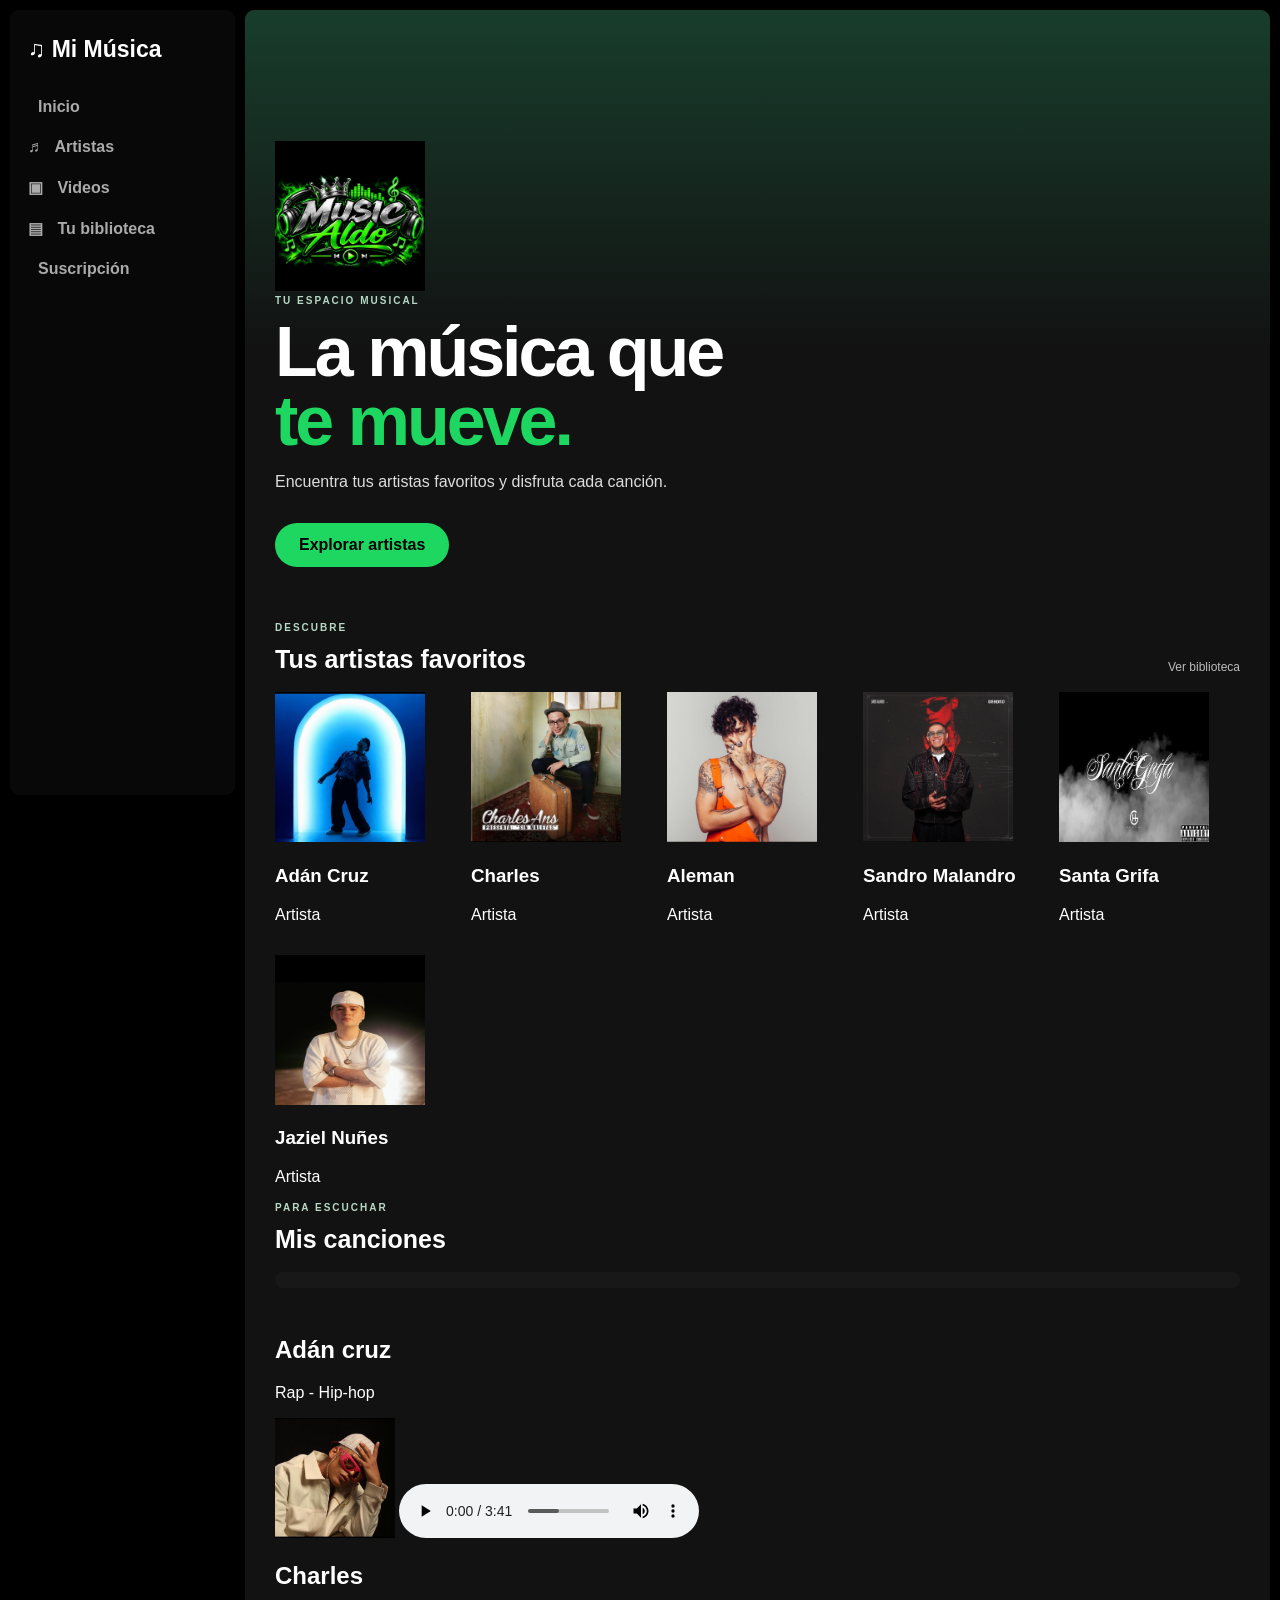
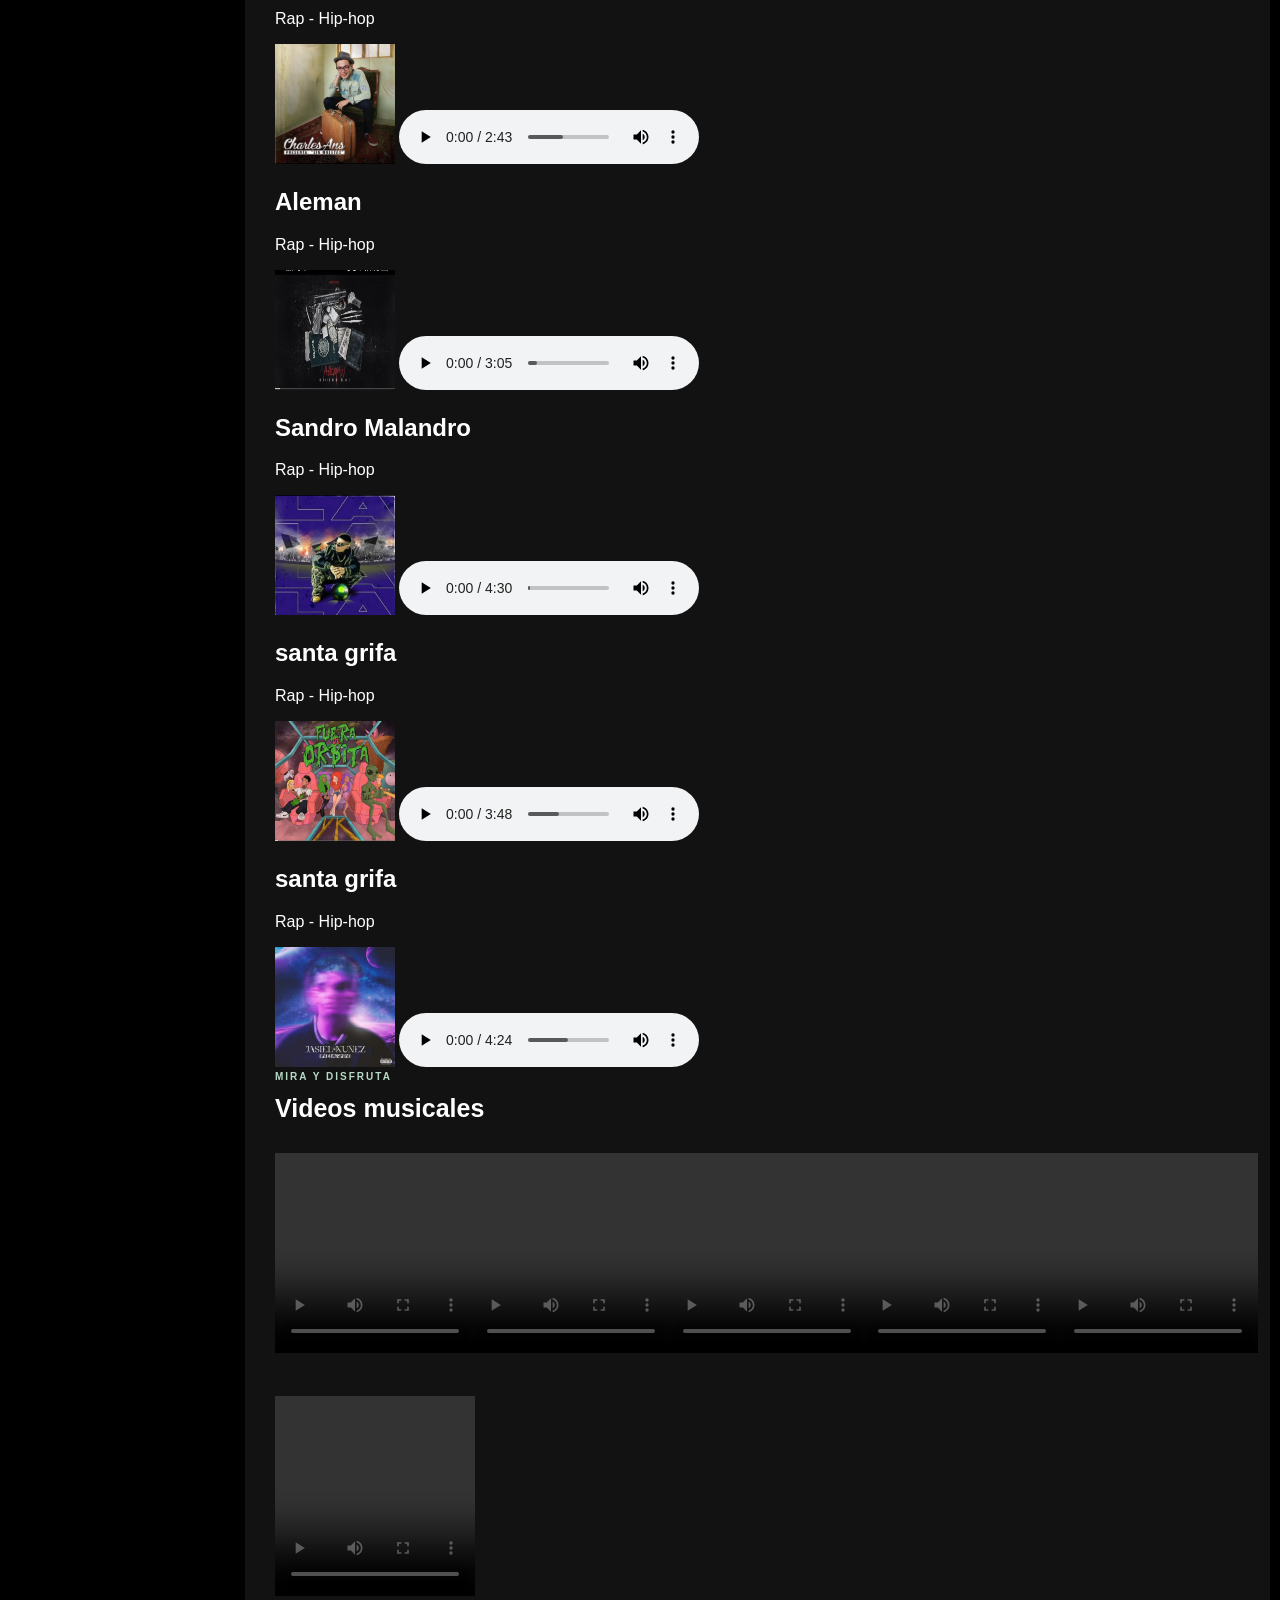
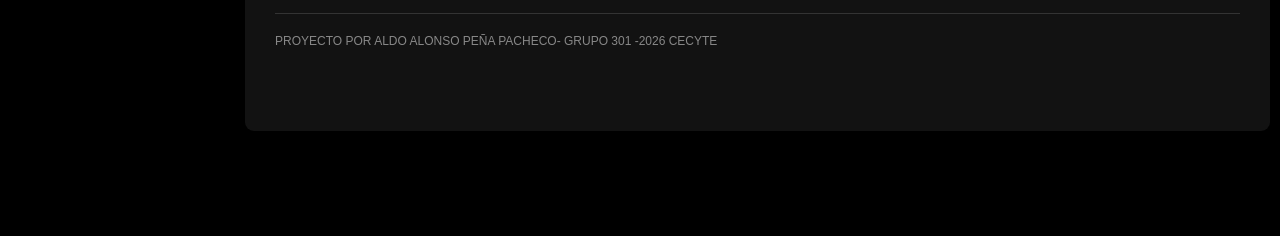
<file: index.html>
<!DOCTYPE html>
<html lang="es">
<head>

  <meta charset="UTF-8">
  <meta name="viewport" content="width=device-width, initial-scale=1.0">
  <title>Mi Música | Reproductor</title>
  <link rel="stylesheet" href="styles.css">
</head>
<body>

  <aside class="sidebar" >
    <div class="brand">♫</span> Mi Música</div>
    
      <nav>
      <a href="inicio.html"><span>Inicio</span></a>
      <a href="#artistas">♬ <span>Artistas</span></a>
      <a href="#videos">▣ <span>Videos</span></a>
      <a href="#biblioteca">▤ <span>Tu biblioteca</span></a>
      <a href="suscripción.html"><span>Suscripción</span></a>
    </nav>
  </aside>

  <main class="main" id="inicio">
    <header class="topbar">
      
  
    </header>



    <section class="welcome">
    <p align="right"><div class="perfil"><img src="logo.jpg" height="150" width="150"></div>

      <p class="eyebrow">TU ESPACIO MUSICAL</p>
      
      <h1>La música que<br><span>te mueve.</span></h1>
      <p>Encuentra tus artistas favoritos y disfruta cada canción.</p>
      <a class="green-btn" href="#artistas">Explorar artistas</a>
    </section>

    
    <section class="section" id="artistas">
      <div class="section-heading"><div><p class="eyebrow">DESCUBRE</p><h2>Tus artistas favoritos</h2></div><a href="#biblioteca">Ver biblioteca</a></div>
      <div class="artist-grid">
        <article> <img src="adan1.jpg" width="150" height="150"><h3>Adán Cruz</h3><p>Artista</p></article>
        <article><img src="charles.jpg" width="150" height="150"><h3>Charles</h3><p>Artista</p></article>
        <article><img src="aleman2.jpg" width="150" height="150"><h3>Aleman</h3><p>Artista</p></article>
       <article> <img src="sandro.jpg" width="150" height="150"><h3>Sandro Malandro</h3><p>Artista</p></article>
        <article><img src="santa.jpg" width="150" height="150"><h3>Santa Grifa</h3><p>Artista</p></article>
       <article> <img src="jaziel.jpg" width="150" height="150"><h3>Jaziel Nuñes</h3><p>Artista</p></article>
      </div>



    <section class="section" id="biblioteca">
      <div class="section-heading"><div><p class="eyebrow">PARA ESCUCHAR</p><h2>Mis canciones</h2></div></div>
      <div class="track-list">
    </section>
        <section class="accesos">
      <section id="Adán" class="Adán cruz">
     <h2>Adán cruz</h2>
     <p>Rap - Hip-hop</p>
     <img src="adan.jpg" width="120" height="120">
    <audio controls preload="auto">
      <source src="audio1_adán.mp3" type="audio/mp3">
  </audio>
  <section class="accesos">
      <section id="Charles" class="Charles">
     <h2>Charles</h2>
     <p>Rap - Hip-hop</p>
     <img src="charles.jpg" width="120" height="120">
    <audio controls preload="auto">
      <source src="audio2_charles.mp3" type="audio/mp3">
  </audio>
  <section class="accesos">
      <section id="Aleman" class="Aleman">
     <h2>Aleman</h2>
     <p>Rap - Hip-hop</p>
     <img src="aleman.jpg" width="120" height="120">
    <audio controls preload="auto">
      <source src="audio3_aleman.mp3" type="audio/mp3">
  </audio>
  <section id="sandro" class="sandro malandro">
     <h2>Sandro Malandro</h2>
     <p>Rap - Hip-hop</p>
     <img src="sandro1.jpg" width="120" height="120">
    <audio controls preload="auto">
      <source src="audio4_Sandro.mp3" type="audio/mp3">
  </audio>
     </section>
    <section id="santa" class="santa grifa">
     <h2>santa grifa</h2>
     <p>Rap - Hip-hop</p>
     <img src="santa23.jpg" width="120" height="120">
    <audio controls preload="auto">
      <source src="audio5_Santa.mp3" type="audio/mp3">
  </audio>
     </section>
     
       <section id="jaziel" class="Jaziel Nuñes">
     <h2>santa grifa</h2>
     <p>Rap - Hip-hop</p>
     <img src="jaziel1.jpg" width="120" height="120">
    <audio controls preload="auto">
      <source src="audio6_jaziel.mp3" type="audio/mp3">
  </audio>
     </section>


</section>
</center>
</table>

   
     
    <section class="section" id="videos">
      <div class="section-heading"><div><p class="eyebrow">MIRA Y DISFRUTA</p><h2>Videos musicales</h2></div></div>
      <div class="video-grid">
      
        <p class="hint"><video width="200" height="	200" controls=""><source src="video_adan.mp4" type="video/mp4"></p></video>
       <p class=" hint"><video width="200" height=" 200" controls=" "><source src=" video_charles.mp4" type="video/mp4"></video></p>
        <p class=" hint"><video width="200" height=" 200" controls=" "><source src=" video_aleman.mp4" type="video/mp4"></video></p>
        <p class="hint"><video width="200" height="200" controls=""><source src="video_santa.mp4" type="video/mp4"></video></p>
     <p class=" hint"><video width="200" height=" 200" controls=" "><source src=" video_jaziel.mp4" type="video/mp4"></video></p>
      <p class=" hint"><video width="200" height=" 200" controls=" "><source src=" video_sandro.mp4" type="video/mp4"></video></p>
     
      </div>
    <footer>PROYECTO POR ALDO ALONSO PEÑA PACHECO- GRUPO 301 -2026 CECYTE</footer>

</body>
</html>
</file>
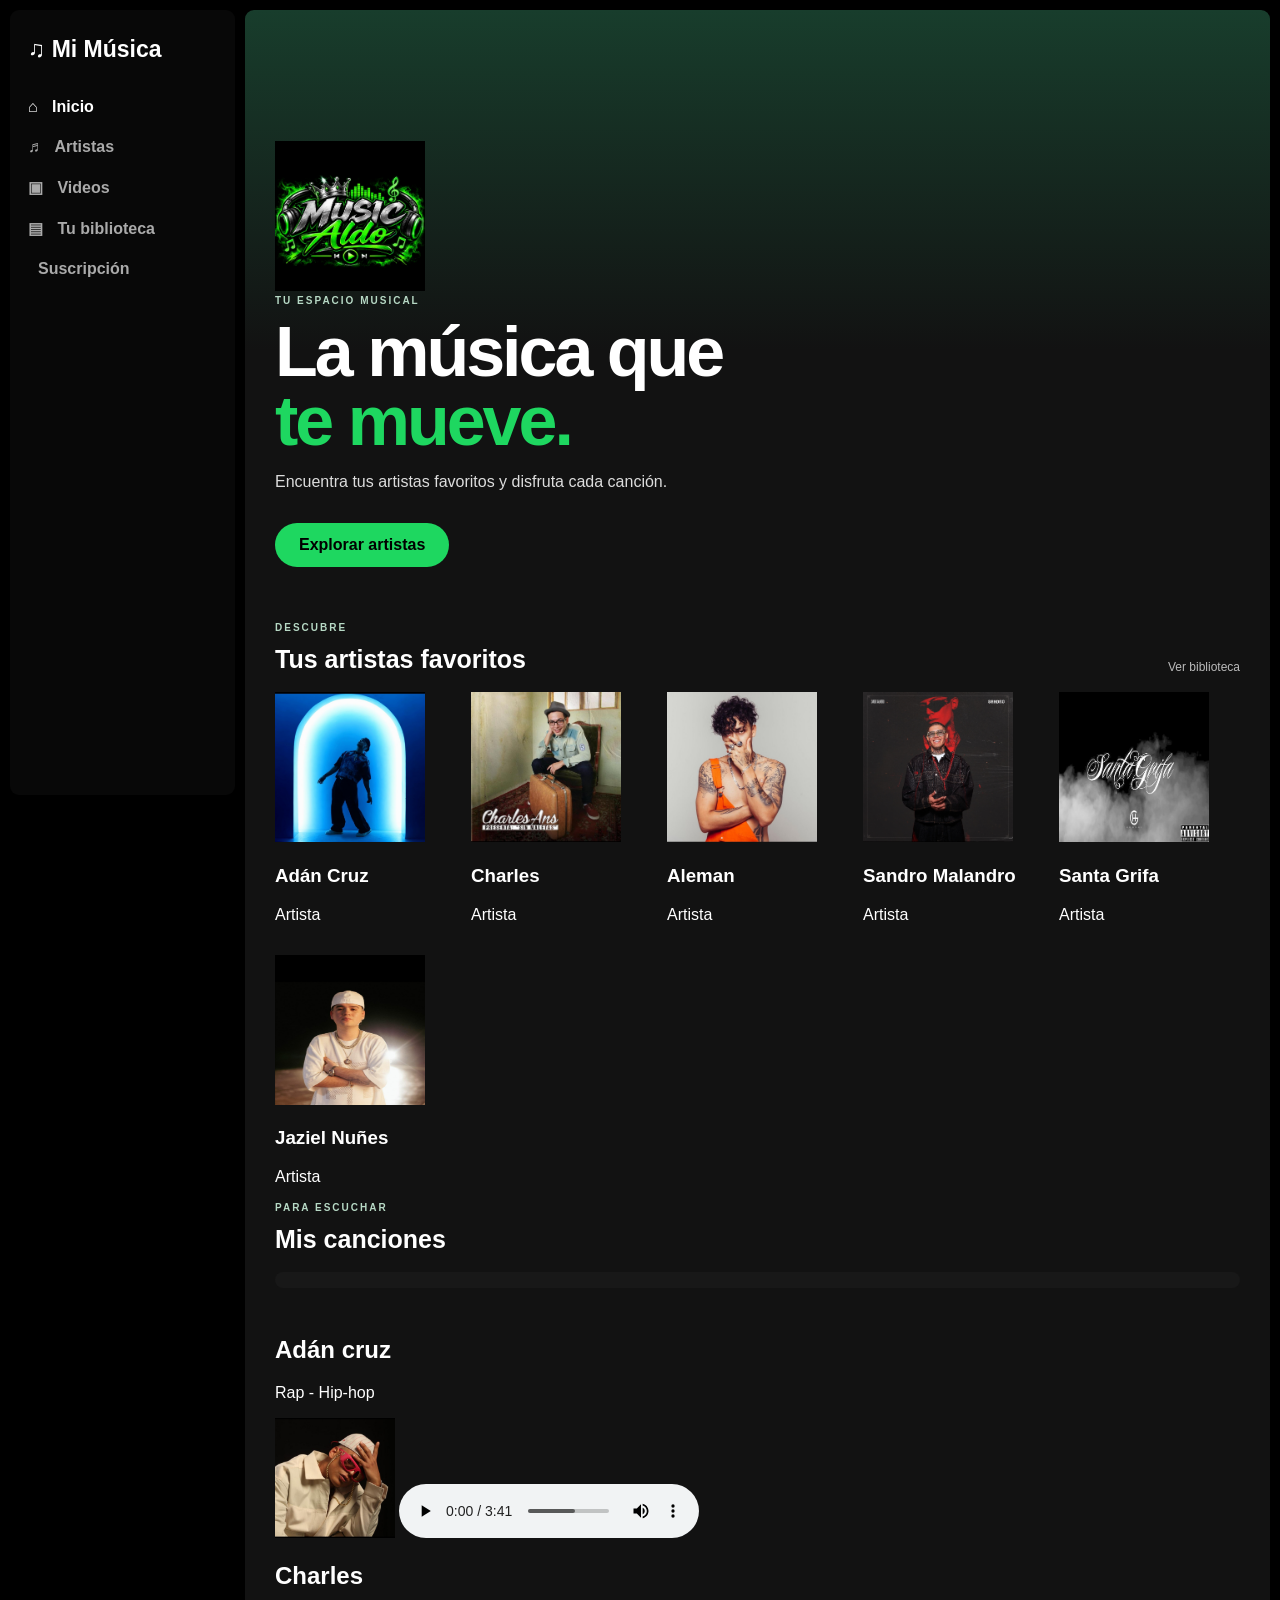
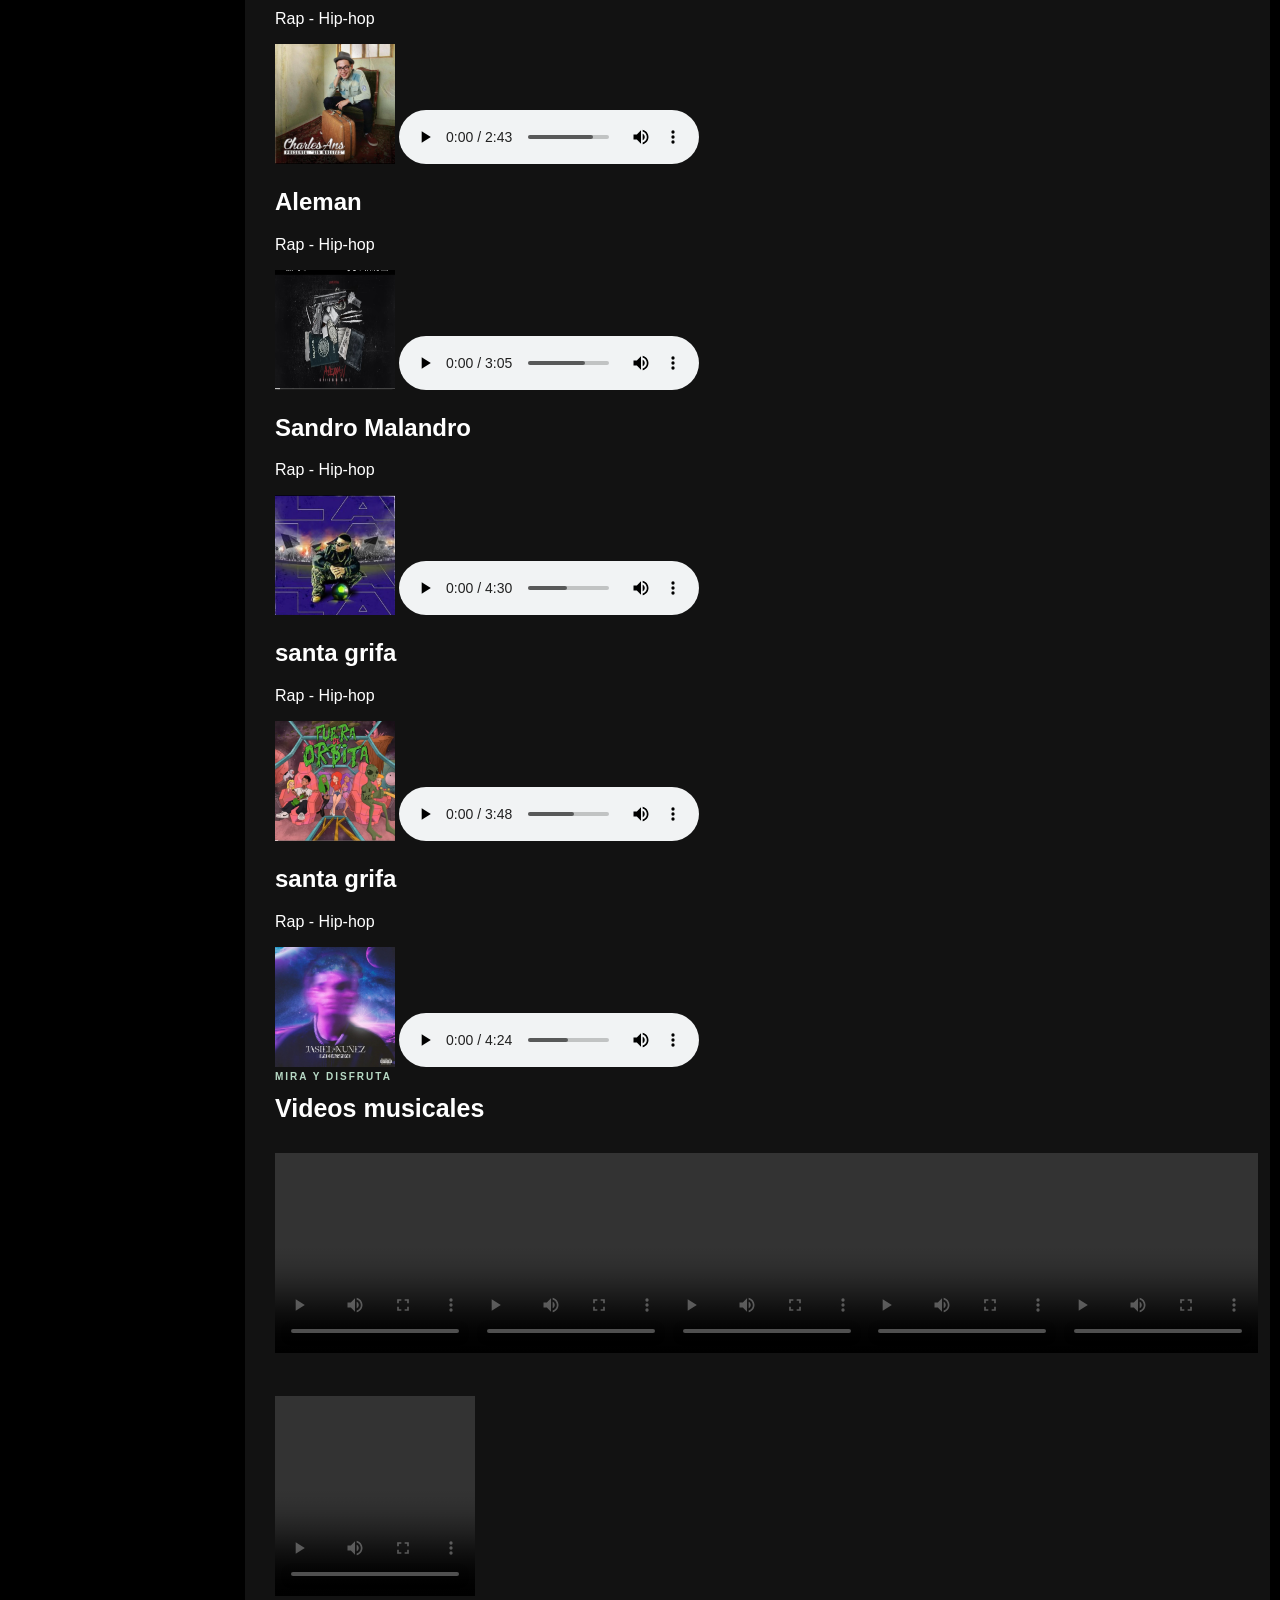
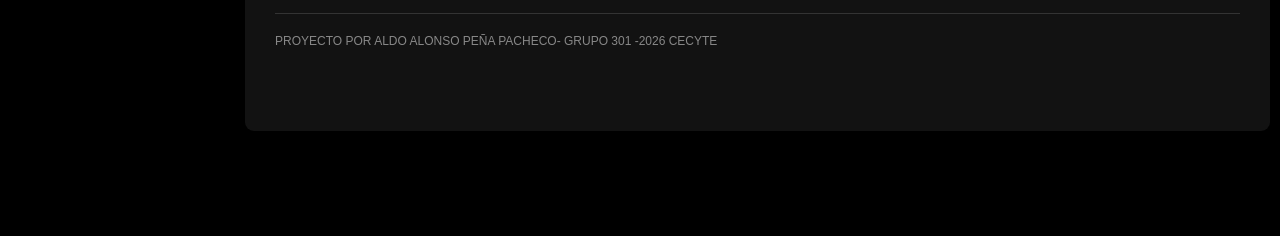
<file: artistas.html>
<!DOCTYPE html>
<html lang="es">
<head>

  <meta charset="UTF-8">
  <meta name="viewport" content="width=device-width, initial-scale=1.0">
  <title>Mi Música | Reproductor</title>
  <link rel="stylesheet" href="styles.css">
</head>
<body>

  <aside class="sidebar" >
    <div class="brand">♫</span> Mi Música</div>
    
      <nav>
      <a class="active" href="#inicio">⌂ <span>Inicio</span></a>
      <a href="#artistas">♬ <span>Artistas</span></a>
      <a href="#videos">▣ <span>Videos</span></a>
      <a href="#biblioteca">▤ <span>Tu biblioteca</span></a>
      <a href="suscripción.html"><span>Suscripción</span></a>
    </nav>
  </aside>

  <main class="main" id="inicio">
    <header class="topbar">
      
  
    </header>

    <section class="welcome">
    <p align="right"><div class="perfil"><img src="logo.jpg" height="150" width="150"></div>

      <p class="eyebrow">TU ESPACIO MUSICAL</p>
      
      <h1>La música que<br><span>te mueve.</span></h1>
      <p>Encuentra tus artistas favoritos y disfruta cada canción.</p>
      <a class="green-btn" href="#artistas">Explorar artistas</a>
    </section>

    
    <section class="section" id="artistas">
      <div class="section-heading"><div><p class="eyebrow">DESCUBRE</p><h2>Tus artistas favoritos</h2></div><a href="#biblioteca">Ver biblioteca</a></div>
      <div class="artist-grid">
        <article> <img src="adan1.jpg" width="150" height="150"><h3>Adán Cruz</h3><p>Artista</p></article>
        <article><img src="charles.jpg" width="150" height="150"><h3>Charles</h3><p>Artista</p></article>
        <article><img src="aleman2.jpg" width="150" height="150"><h3>Aleman</h3><p>Artista</p></article>
       <article> <img src="sandro.jpg" width="150" height="150"><h3>Sandro Malandro</h3><p>Artista</p></article>
        <article><img src="santa.jpg" width="150" height="150"><h3>Santa Grifa</h3><p>Artista</p></article>
       <article> <img src="jaziel.jpg" width="150" height="150"><h3>Jaziel Nuñes</h3><p>Artista</p></article>
      </div>



    <section class="section" id="biblioteca">
      <div class="section-heading"><div><p class="eyebrow">PARA ESCUCHAR</p><h2>Mis canciones</h2></div></div>
      <div class="track-list">
    </section>
        <section class="accesos">
      <section id="Adán" class="Adán cruz">
     <h2>Adán cruz</h2>
     <p>Rap - Hip-hop</p>
     <img src="adan.jpg" width="120" height="120">
    <audio controls preload="auto">
      <source src="audio1_adán.mp3" type="audio/mp3">
  </audio>
  <section class="accesos">
      <section id="Charles" class="Charles">
     <h2>Charles</h2>
     <p>Rap - Hip-hop</p>
     <img src="charles.jpg" width="120" height="120">
    <audio controls preload="auto">
      <source src="audio2_charles.mp3" type="audio/mp3">
  </audio>
  <section class="accesos">
      <section id="Aleman" class="Aleman">
     <h2>Aleman</h2>
     <p>Rap - Hip-hop</p>
     <img src="aleman.jpg" width="120" height="120">
    <audio controls preload="auto">
      <source src="audio3_aleman.mp3" type="audio/mp3">
  </audio>
  <section id="sandro" class="sandro malandro">
     <h2>Sandro Malandro</h2>
     <p>Rap - Hip-hop</p>
     <img src="sandro1.jpg" width="120" height="120">
    <audio controls preload="auto">
      <source src="audio4_Sandro.mp3" type="audio/mp3">
  </audio>
     </section>
    <section id="santa" class="santa grifa">
     <h2>santa grifa</h2>
     <p>Rap - Hip-hop</p>
     <img src="santa23.jpg" width="120" height="120">
    <audio controls preload="auto">
      <source src="audio5_Santa.mp3" type="audio/mp3">
  </audio>
     </section>
     
       <section id="jaziel" class="Jaziel Nuñes">
     <h2>santa grifa</h2>
     <p>Rap - Hip-hop</p>
     <img src="jaziel1.jpg" width="120" height="120">
    <audio controls preload="auto">
      <source src="audio6_jaziel.mp3" type="audio/mp3">
  </audio>
     </section>


</section>
</center>
</table>

   
     
    <section class="section" id="videos">
      <div class="section-heading"><div><p class="eyebrow">MIRA Y DISFRUTA</p><h2>Videos musicales</h2></div></div>
      <div class="video-grid">
      
        <p class="hint"><video width="200" height="	200" controls=""><source src="video_adan.mp4" type="video/mp4"></p></video>
       <p class=" hint"><video width="200" height=" 200" controls=" "><source src=" video_charles.mp4" type="video/mp4"></video></p>
        <p class=" hint"><video width="200" height=" 200" controls=" "><source src=" video_aleman.mp4" type="video/mp4"></video></p>
        <p class="hint"><video width="200" height="200" controls=""><source src="video_santa.mp4" type="video/mp4"></video></p>
     <p class=" hint"><video width="200" height=" 200" controls=" "><source src=" video_jaziel.mp4" type="video/mp4"></video></p>
      <p class=" hint"><video width="200" height=" 200" controls=" "><source src=" video_sandro.mp4" type="video/mp4"></video></p>
     
      </div>
    <footer>PROYECTO POR ALDO ALONSO PEÑA PACHECO- GRUPO 301 -2026 CECYTE</footer>

</body>
</html>
</file>
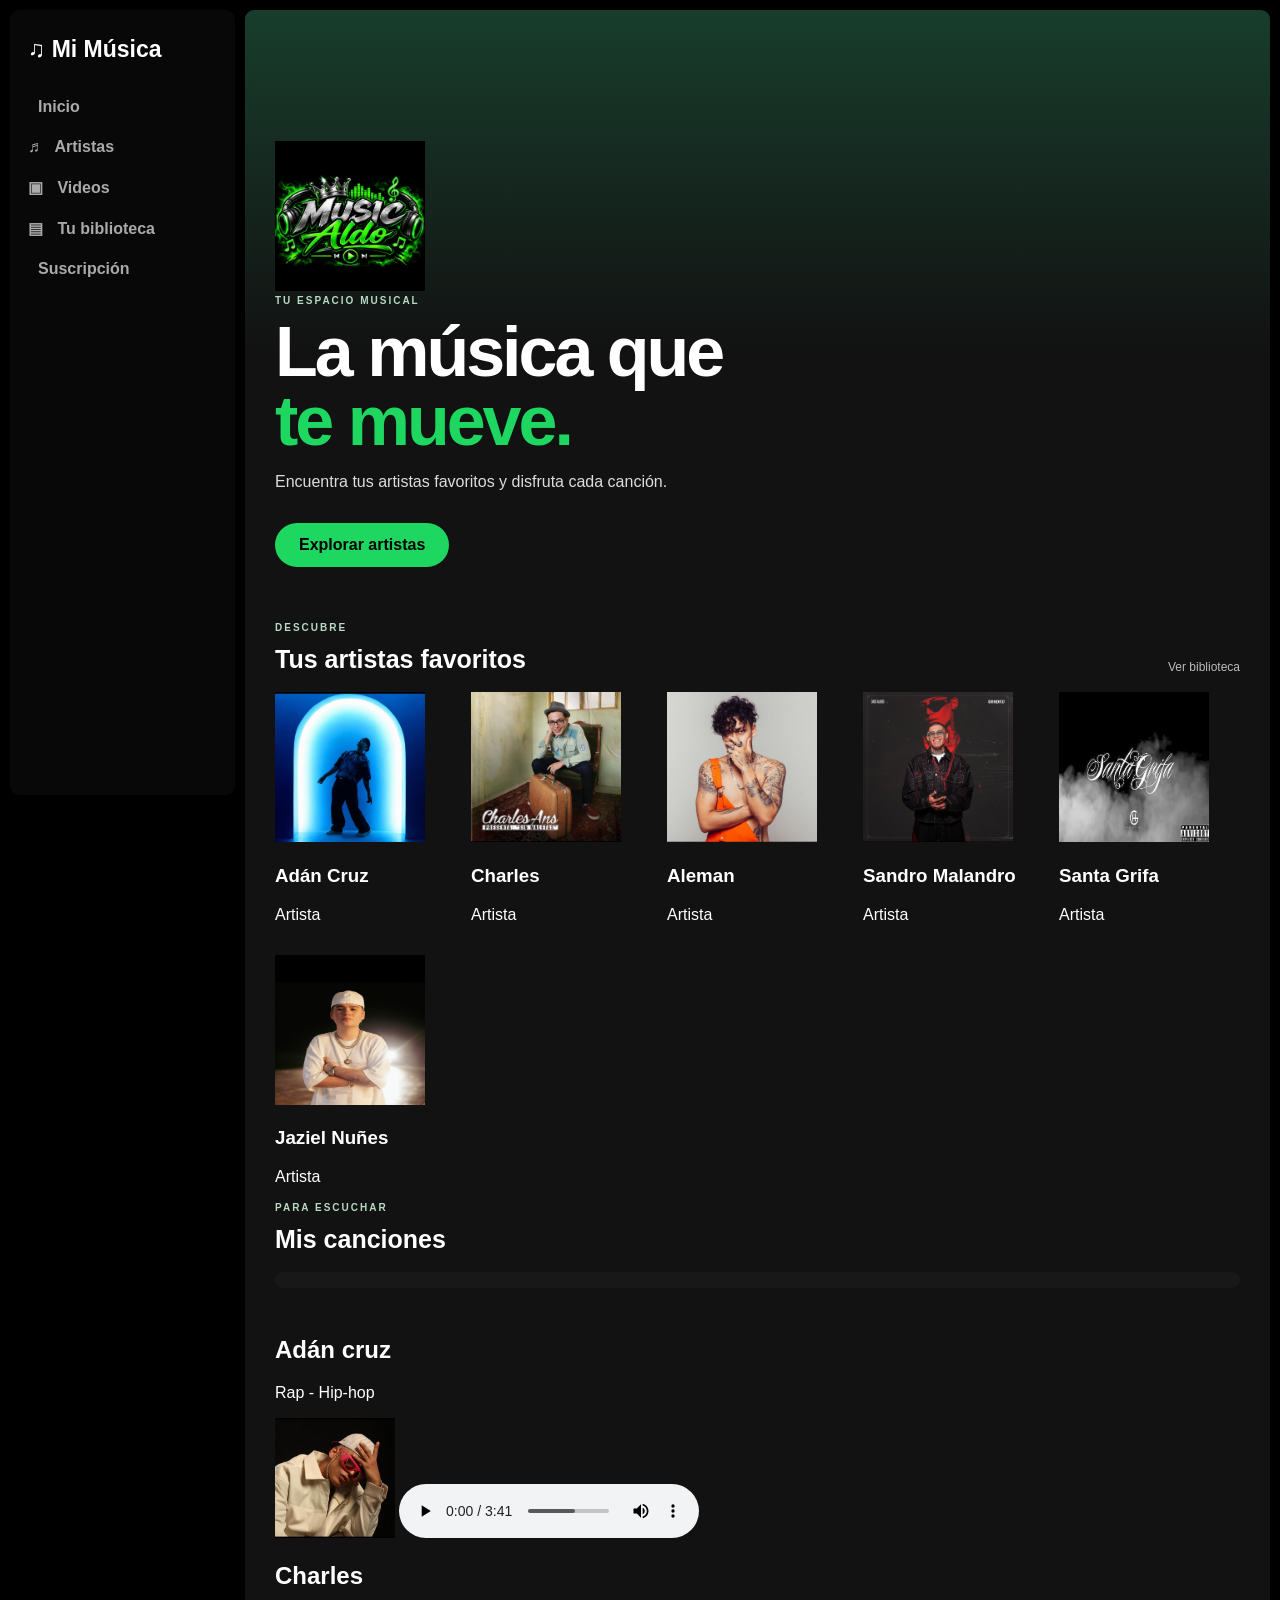
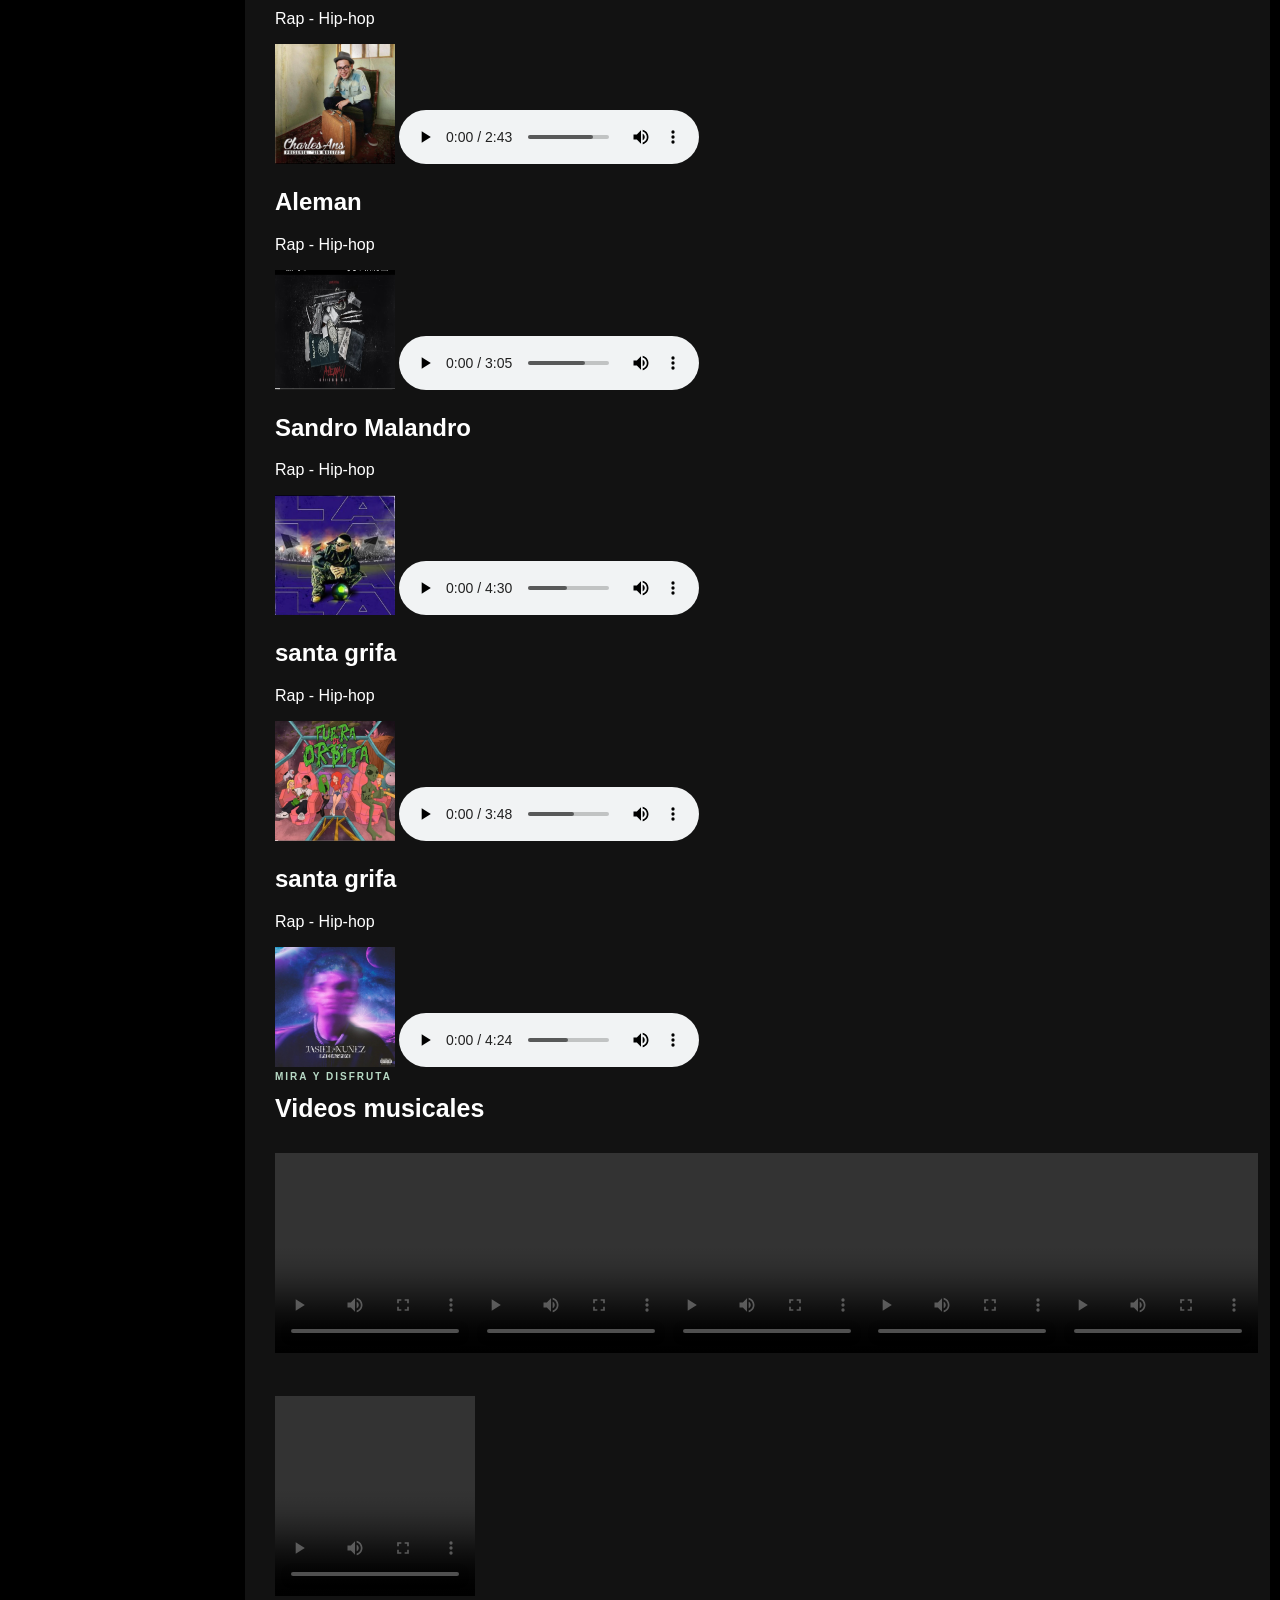
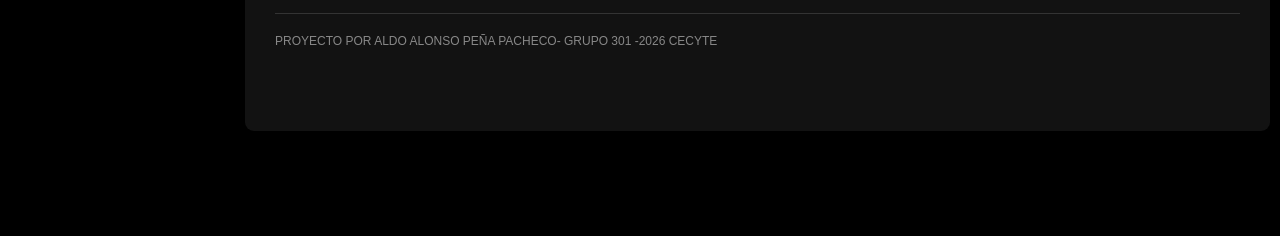
<file: inicio.html>
<!DOCTYPE html>
<html lang="es">
<head>

  <meta charset="UTF-8">
  <meta name="viewport" content="width=device-width, initial-scale=1.0">
  <title>Mi Música | Reproductor</title>
  <link rel="stylesheet" href="styles.css">
</head>
<body>

  <aside class="sidebar" >
    <div class="brand">♫</span> Mi Música</div>
    
      <nav>
      <a href="index.html"><span>Inicio</span></a>
      <a href="#artistas">♬ <span>Artistas</span></a>
      <a href="#videos">▣ <span>Videos</span></a>
      <a href="#biblioteca">▤ <span>Tu biblioteca</span></a>
      <a href="suscripción.html"><span>Suscripción</span></a>
    </nav>
  </aside>

  <main class="main" id="inicio">
    <header class="topbar">
      
  
    </header>



    <section class="welcome">
    <p align="right"><div class="perfil"><img src="logo.jpg" height="150" width="150"></div>

      <p class="eyebrow">TU ESPACIO MUSICAL</p>
      
      <h1>La música que<br><span>te mueve.</span></h1>
      <p>Encuentra tus artistas favoritos y disfruta cada canción.</p>
      <a class="green-btn" href="#artistas">Explorar artistas</a>
    </section>

    
    <section class="section" id="artistas">
      <div class="section-heading"><div><p class="eyebrow">DESCUBRE</p><h2>Tus artistas favoritos</h2></div><a href="#biblioteca">Ver biblioteca</a></div>
      <div class="artist-grid">
        <article> <img src="adan1.jpg" width="150" height="150"><h3>Adán Cruz</h3><p>Artista</p></article>
        <article><img src="charles.jpg" width="150" height="150"><h3>Charles</h3><p>Artista</p></article>
        <article><img src="aleman2.jpg" width="150" height="150"><h3>Aleman</h3><p>Artista</p></article>
       <article> <img src="sandro.jpg" width="150" height="150"><h3>Sandro Malandro</h3><p>Artista</p></article>
        <article><img src="santa.jpg" width="150" height="150"><h3>Santa Grifa</h3><p>Artista</p></article>
       <article> <img src="jaziel.jpg" width="150" height="150"><h3>Jaziel Nuñes</h3><p>Artista</p></article>
      </div>



    <section class="section" id="biblioteca">
      <div class="section-heading"><div><p class="eyebrow">PARA ESCUCHAR</p><h2>Mis canciones</h2></div></div>
      <div class="track-list">
    </section>
        <section class="accesos">
      <section id="Adán" class="Adán cruz">
     <h2>Adán cruz</h2>
     <p>Rap - Hip-hop</p>
     <img src="adan.jpg" width="120" height="120">
    <audio controls preload="auto">
      <source src="audio1_adán.mp3" type="audio/mp3">
  </audio>
  <section class="accesos">
      <section id="Charles" class="Charles">
     <h2>Charles</h2>
     <p>Rap - Hip-hop</p>
     <img src="charles.jpg" width="120" height="120">
    <audio controls preload="auto">
      <source src="audio2_charles.mp3" type="audio/mp3">
  </audio>
  <section class="accesos">
      <section id="Aleman" class="Aleman">
     <h2>Aleman</h2>
     <p>Rap - Hip-hop</p>
     <img src="aleman.jpg" width="120" height="120">
    <audio controls preload="auto">
      <source src="audio3_aleman.mp3" type="audio/mp3">
  </audio>
  <section id="sandro" class="sandro malandro">
     <h2>Sandro Malandro</h2>
     <p>Rap - Hip-hop</p>
     <img src="sandro1.jpg" width="120" height="120">
    <audio controls preload="auto">
      <source src="audio4_Sandro.mp3" type="audio/mp3">
  </audio>
     </section>
    <section id="santa" class="santa grifa">
     <h2>santa grifa</h2>
     <p>Rap - Hip-hop</p>
     <img src="santa23.jpg" width="120" height="120">
    <audio controls preload="auto">
      <source src="audio5_Santa.mp3" type="audio/mp3">
  </audio>
     </section>
     
       <section id="jaziel" class="Jaziel Nuñes">
     <h2>santa grifa</h2>
     <p>Rap - Hip-hop</p>
     <img src="jaziel1.jpg" width="120" height="120">
    <audio controls preload="auto">
      <source src="audio6_jaziel.mp3" type="audio/mp3">
  </audio>
     </section>


</section>
</center>
</table>

   
     
    <section class="section" id="videos">
      <div class="section-heading"><div><p class="eyebrow">MIRA Y DISFRUTA</p><h2>Videos musicales</h2></div></div>
      <div class="video-grid">
      
        <p class="hint"><video width="200" height="	200" controls=""><source src="video_adan.mp4" type="video/mp4"></p></video>
       <p class=" hint"><video width="200" height=" 200" controls=" "><source src=" video_charles.mp4" type="video/mp4"></video></p>
        <p class=" hint"><video width="200" height=" 200" controls=" "><source src=" video_aleman.mp4" type="video/mp4"></video></p>
        <p class="hint"><video width="200" height="200" controls=""><source src="video_santa.mp4" type="video/mp4"></video></p>
     <p class=" hint"><video width="200" height=" 200" controls=" "><source src=" video_jaziel.mp4" type="video/mp4"></video></p>
      <p class=" hint"><video width="200" height=" 200" controls=" "><source src=" video_sandro.mp4" type="video/mp4"></video></p>
     
      </div>
    <footer>PROYECTO POR ALDO ALONSO PEÑA PACHECO- GRUPO 301 -2026 CECYTE</footer>

</body>
</html>
</file>
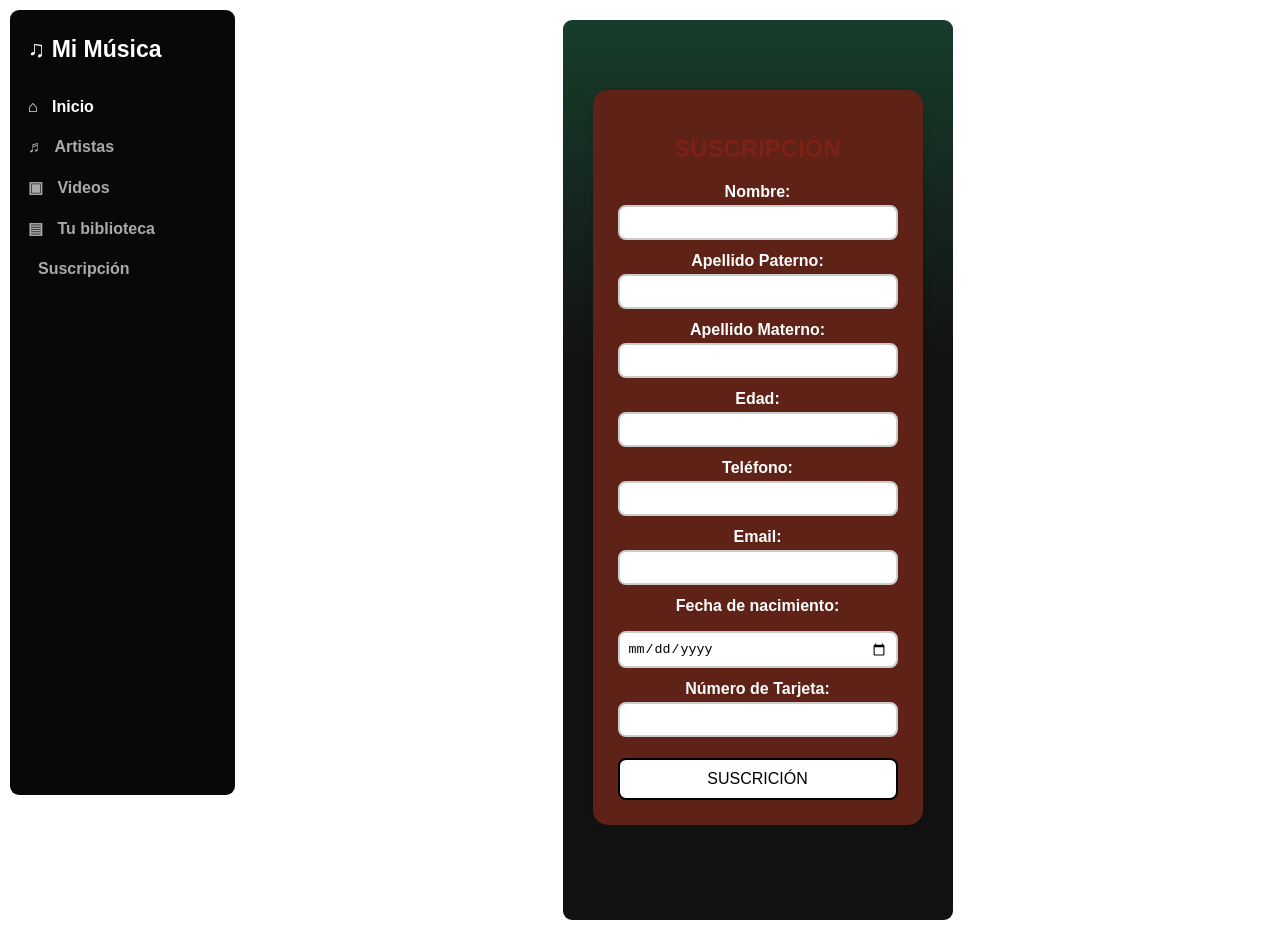
<file: suscripción.html>
<!DOCTYPE html>
<html lang="es">
<head>

  <meta charset="UTF-8">
  <meta name="viewport" content="width=device-width, initial-scale=1.0">
  <title>Mi Música | Reproductor</title>
  <link rel="stylesheet" href="styles.css">
</head>
<body>

  <aside class="sidebar" >
    <div class="brand">♫</span> Mi Música</div>
    
      <nav>
      <a class="active" href="inicio.html">⌂ <span>Inicio</span></a>
      <a href="artistas.html">♬ <span>Artistas</span></a>
      <a href="video.html">▣ <span>Videos</span></a>
      <a href="biblioteca.html">▤ <span>Tu biblioteca</span></a>
      <a href="suscripción.html"><span>Suscripción</span></a>
    </nav>
  </aside>

  <main class="main" id="inicio">
    <header class="topbar">
      
  
    </header>


  

  <meta charset="UTF-8">
  <meta name="viewport" content="width=device-width, initial-scale=1.0">
  <title>Formulario Validado - 3er Parcial</title>
  <link rel="stylesheet" href="style.css">
</head>
<body>

<center> <form id="miFormulario" novalidate>
    <h2>SUSCRIPCIÓN</h2>


<form>
<label>Nombre:</label>
<input type="text" id="nombre" maxlength="100" oninput="this.value=this.value.toUpperCase()" placeholder="">
<span class="error" id="errorNombre"></span>

<label>Apellido Paterno:</label>
<input type="text" id="paterno" maxlength="100" oninput="this.value=this.value.toUpperCase()" placeholder="">
<span class="error" id="errorPaterno"></span>

<label>Apellido Materno:</label>
<input type="text" id="materno" maxlength="100" oninput="this.value=this.value.toUpperCase()" placeholder="">
<span class="error" id="errorMaterno"></span>

<label>Edad:</label>
<input type="text" id="edad" maxlength="3" oninput="this.value=this.value.replace(/[^0-9]/g,'')" placeholder="">
<span class="error" id="errorEdad"></span>

<label>Teléfono:</label>
<input type="text" id="telefono" maxlength="10" oninput="this.value=this.value.replace(/[^0-9]/g,'')" placeholder="">
<span class="error" id="errorTelefono"></span>

<label>Email:</label>
<input type="text" id="email" placeholder="">
<span class="error" id="errorEmail"></span>

<label>Fecha de nacimiento:</label>
<div class=" compa">
    <label for="fecha de nacimiento"></label>
      <input type="date" id=" fecha">
      <small class=" mensaje" id="errorCuenta"></small>
  </div>
<label>Número de Tarjeta:</label>
<input type="text" id="tarjeta" maxlength="19" placeholder="" oninput="this.value=this.value.replace(/[^0-9]/g,'').slice(0,16).replace(/(\d{4})(?=\d)/g,'$1 ')">
<span class="error" id="errorTarjeta"></span>

<button type="submit">SUSCRICIÓN</button>
</form>
  <div id="resultado"></div>

  <script src="script.js"></script>
  </form>
  </center>
 

</body>
</html>
</file>
<file: styles.css>
*{box-sizing:border-box} :root{--green:#1ed760;--bg:#000;--panel:#121212;--soft:#242424;--muted:#a7a7a7}
body{margin:0;background:#000;color:#fff;font-family:Arial,Helvetica,sans-serif;padding:10px 10px 105px}
.sidebar{position:fixed;left:10px;top:10px;bottom:105px;width:225px;background:#080808;border-radius:9px;padding:26px 18px;display:flex;flex-direction:column;z-index:2}
.brand{font-size:23px;font-weight:800;margin:0 0 35px}.brand-icon{display:inline-grid;place-items:center;background:var(--green);color:#000;width:32px;height:32px;border-radius:50%;margin-right:8px}
nav{display:grid;gap:22px}nav a{color:#aaa;text-decoration:none;font-weight:700;font-size:16px}nav a span{margin-left:10px}nav a.active,nav a:hover{color:#fff}.side-note{margin-top:auto;background:#171717;padding:16px;border-radius:8px;color:#ddd}.side-note p{color:var(--muted);font-size:13px;line-height:1.5}
.main{margin-left:235px;background:linear-gradient(180deg,#183d2c 0,#121212 340px);min-height:100vh;border-radius:9px;padding:0 30px 35px}
.topbar{height:70px;display:flex;justify-content:space-between;align-items:center}.arrows button{background:#050505;border:0;color:#fff;border-radius:50%;width:34px;height:34px;font-size:26px;margin-right:8px}.profile{background:#050505;border-radius:30px;padding:10px 16px;font-size:13px;font-weight:bold}
.welcome{padding:45px 0 55px}.eyebrow{font-size:10px;letter-spacing:2px;color:#b7d9c5;font-weight:800;margin:0 0 12px}.welcome h1{font-size:clamp(40px,6vw,70px);line-height:.98;margin:0 0 18px;letter-spacing:-3px}.welcome h1 span{color:var(--green)}.welcome>p:not(.eyebrow){color:#ddd}.green-btn{display:inline-block;margin-top:16px;background:var(--green);color:#000;text-decoration:none;font-weight:800;padding:13px 24px;border-radius:30px}
.section{margin:0 0 48px}.section-heading{display:flex;justify-content:space-between;align-items:end;margin-bottom:18px}.section-heading h2{font-size:25px;margin:0}.section-heading>a{color:#bbb;font-size:12px;text-decoration:none}
.artist-grid{display:grid;grid-template-columns:repeat(5,minmax(0,1fr));gap:15px}.artist-card{background:#181818;padding:13px;border-radius:8px;transition:.2s}.artist-card:hover,.video-card:hover{background:#282828;transform:translateY(-2px)}.artist-card h3{font-size:15px;margin:13px 0 5px}.artist-card p,.video-card small{font-size:12px;color:var(--muted);margin:0}
.cover{aspect-ratio:1;border-radius:6px;display:grid;place-items:center;font-size:45px;font-weight:900;letter-spacing:-3px;text-shadow:0 3px 12px #0008}.cover1{background:linear-gradient(135deg,#b35a36,#241c30)}.cover2{background:linear-gradient(135deg,#e1a52f,#512e20)}.cover3{background:linear-gradient(135deg,#4c6676,#171a25)}.cover4{background:linear-gradient(135deg,#247c64,#101c27)}.cover5{background:linear-gradient(135deg,#7544a5,#21152d)}
.track-list{background:#181818;border-radius:8px;padding:8px 16px}.track{display:grid;grid-template-columns:45px 1.5fr 1fr 70px;align-items:center;gap:12px;padding:12px 5px;border-bottom:1px solid #2b2b2b;color:#aaa;font-size:13px}.track:last-child{border:0}.track-head{font-size:11px;text-transform:uppercase}.track-title{color:#fff;font-weight:700}.play-track,#main-play{border:0;border-radius:50%;background:var(--green);color:#000;width:32px;height:32px;font-weight:bold;cursor:pointer}.hint{font-size:12px;color:#aaa;line-height:1.5}
.video-grid{display:grid;grid-template-columns:repeat(5,minmax(0,1fr));gap:14px}.video-card{background:#181818;border-radius:8px;padding:12px;display:grid;gap:8px}.video-placeholder{aspect-ratio:16/10;background:linear-gradient(135deg,#263b32,#303030);display:grid;place-items:center;border-radius:5px;color:var(--green);font-size:30px}.video-card b{font-size:14px}
footer{border-top:1px solid #333;padding-top:20px;color:#888;font-size:12px}
.player{position:fixed;bottom:0;left:0;right:0;height:88px;background:#080808;border-top:1px solid #292929;display:grid;grid-template-columns:1fr 1.4fr 1fr;align-items:center;padding:0 24px;z-index:5}.now-playing{display:flex;align-items:center;gap:12px}.mini-cover{width:48px;height:48px;background:linear-gradient(135deg,#1ed760,#214a37);border-radius:5px;display:grid;place-items:center;color:#000;font-size:25px}.now-playing b,.now-playing small{display:block}.now-playing b{font-size:13px}.now-playing small{font-size:11px;color:#aaa;margin-top:5px}.player-controls{display:flex;align-items:center;flex-direction:column;gap:8px}.progress-wrap{display:flex;align-items:center;gap:9px;width:100%;font-size:10px;color:#aaa}input[type=range]{accent-color:var(--green);cursor:pointer}.progress-wrap input{width:100%}.volume{justify-self:end;color:#aaa;display:flex;align-items:center;gap:8px}.volume input{width:85px}
@media(max-width:900px){.sidebar{width:75px;padding:20px 12px}.brand{font-size:0}.brand-icon{font-size:22px}.sidebar nav a span,.side-note{display:none}.sidebar nav{justify-items:center}.sidebar nav a{font-size:22px}.main{margin-left:85px;padding:0 20px}.artist-grid,.video-grid{grid-template-columns:repeat(3,minmax(0,1fr))}}
@media(max-width:600px){body{padding:0 0 95px}.sidebar{position:static;width:auto;height:58px;bottom:auto;left:auto;top:auto;border-radius:0;flex-direction:row;align-items:center;padding:8px 14px}.brand{font-size:18px;margin:0 auto 0 0}.brand-icon{width:28px;height:28px;font-size:18px}.sidebar nav{display:flex;gap:17px}.sidebar nav a{font-size:18px}.sidebar nav a span{display:none}.main{margin:0;border-radius:0;padding:0 16px 30px}.topbar{height:58px}.welcome{padding:35px 0 42px}.artist-grid{grid-template-columns:repeat(2,minmax(0,1fr))}.video-grid{grid-template-columns:repeat(2,minmax(0,1fr))}.track{grid-template-columns:28px 1fr 75px 35px;gap:6px;font-size:11px}.track-head{font-size:9px}.player{height:82px;padding:0 10px;grid-template-columns:1fr 1.1fr}.volume{display:none}.now-playing b{font-size:11px}.mini-cover{width:38px;height:38px}.progress-wrap{gap:5px}.player-controls{gap:4px}}
</file>
<file: style.css>
body {
  font-family: Arial, sans-serif;
  background: white;
  display: flex;
  flex-direction: column;
  align-items: center;
  padding: 20px;
}
form {
  background: #5e2217;
  padding: 25px;
  border-radius: 15px;
  width: 330px;
  box-shadow: 0 0 10px rgba(0,0,0,0.15);
}
h2 { text-align: center; color: #7e2217; }
label { display: block; margin-top: 12px; font-weight: bold; }
input {
  width: 100%; padding: 8px; margin-top: 4px;
  border: 2px solid #ccc; border-radius: 8px; box-sizing: border-box;
}
input.invalido { border-color: red; background: #ffe6e6; }
input.valido { border-color: green; }
.error { color: red; font-size: 13px; display: block; margin-top: 3px; }
button {
  width: 100%; margin-top: 18px; padding: 10px;
  background: white;
  color: black; 
border: 2px solid; 
  border-radius: 8px; font-size: 16px; cursor: pointer;
}
#resultado {
  margin-top: 20px; background: white; color: black;
  padding: 15px; border-radius: 10px; width: 330px;
  text-align: center; font-weight: bold; display: none;
}
</file>
